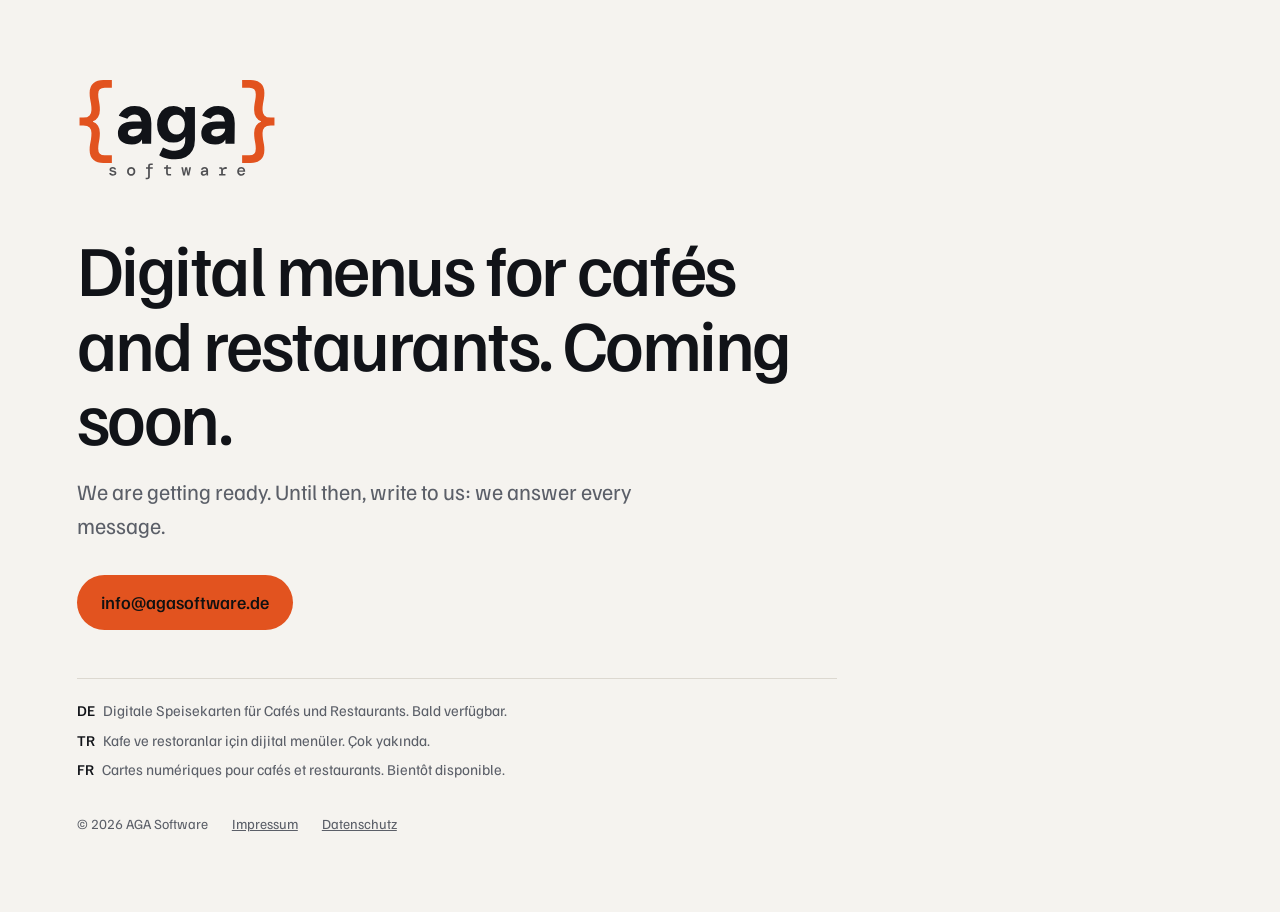
<file: index.html>
<!doctype html>
<html lang="en">
<head>
<meta charset="utf-8">
<meta name="viewport" content="width=device-width, initial-scale=1">
<title>AGA Software: digital menus, coming soon</title>
<meta name="description" content="Digital QR menus for cafés and restaurants, designed in each venue&#x27;s own style. Coming soon from AGA Software in Dillingen/Saar.">
<meta name="robots" content="index, follow">
<link rel="canonical" href="https://agasoftware.de/">
<link rel="icon" href="/favicon.svg" type="image/svg+xml">
<meta name="theme-color" content="#f5f3ef">
<link rel="preload" href="/fonts/familjen-grotesk-latin-wght-normal.woff2" as="font" type="font/woff2" crossorigin>
<style>@font-face{font-family:'Familjen Grotesk';font-display:swap;font-weight:400 700;src:url(/fonts/familjen-grotesk-latin-wght-normal.woff2) format('woff2-variations');unicode-range:U+0000-00FF,U+0131,U+0152-0153,U+2000-206F,U+20AC}
@font-face{font-family:'Familjen Grotesk';font-display:swap;font-weight:400 700;src:url(/fonts/familjen-grotesk-latin-ext-wght-normal.woff2) format('woff2-variations');unicode-range:U+0100-02BA,U+1E00-1E9F}
:root{--bg:#f5f3ef;--ink:#111318;--muted:#5b5f68;--accent:#e2531f;--line:#dcd8d0}
@media (prefers-color-scheme:dark){:root{--bg:#111318;--ink:#f5f3ef;--muted:#9a9ea6;--line:#2a2c32}}
*{box-sizing:border-box}html,body{margin:0;background:var(--bg);color:var(--ink);font:400 18px/1.55 'Familjen Grotesk',system-ui,sans-serif}
a{color:inherit}main{min-height:100svh;display:grid;grid-template-rows:1fr auto;padding:clamp(24px,6vw,80px)}
.logo{width:clamp(140px,22vw,200px);height:auto;display:block}
.hero{align-self:center;max-width:760px}
h1{font-weight:500;font-size:clamp(38px,6.4vw,72px);line-height:1.04;letter-spacing:-.035em;margin:48px 0 20px}
.lead{font-size:clamp(18px,2vw,22px);color:var(--muted);max-width:560px;margin:0 0 32px}
.mail{display:inline-flex;align-items:center;gap:10px;padding:14px 24px;border-radius:99px;background:var(--accent);color:#111;font-weight:500;text-decoration:none}
.mail:hover{transform:translateY(-1px)}.mail:active{transform:translateY(1px)}
.langs{display:grid;gap:6px;margin:48px 0 0;padding:20px 0 0;border-top:1px solid var(--line);color:var(--muted);font-size:15px;list-style:none}
.langs b{color:var(--ink);font-weight:500;margin-right:8px}
footer{display:flex;flex-wrap:wrap;gap:8px 24px;padding-top:32px;font-size:14px;color:var(--muted)}
.legal{max-width:720px;margin:0 auto;padding:clamp(24px,6vw,80px)}.legal h1{font-size:clamp(32px,5vw,48px);margin:40px 0 24px}.legal h2{font-size:20px;font-weight:500;margin:32px 0 8px}.legal p{margin:0 0 16px}
</style>
</head>
<body>
<main>
  <div class="hero">
    <a href="/"><svg class="logo" viewBox="56 4 408 214" role="img" aria-label="AGA Software"><path d="M109.78499999999997 179.45Q97.03499999999997 179.45 89.38499999999996 172.82Q81.73499999999997 166.19 81.73499999999997 152.93Q81.73499999999997 146.47 82.66999999999996 141.37Q83.60499999999996 136.27 84.53999999999996 130.83Q85.47499999999997 125.39 85.47499999999997 118.25Q85.47499999999997 111.62 81.64999999999996 107.2Q77.82499999999996 102.78 68.81499999999997 102.78H61.164999999999964V86.8H68.81499999999997Q77.82499999999996 86.8 81.64999999999996 82.38Q85.47499999999997 77.96 85.47499999999997 71.33Q85.47499999999997 64.02 84.53999999999996 58.66499999999999Q83.60499999999996 53.30999999999999 82.66999999999996 48.12499999999999Q81.73499999999997 42.94 81.73499999999997 36.47999999999999Q81.73499999999997 23.389999999999986 89.38499999999996 16.75999999999999Q97.03499999999997 10.129999999999995 109.78499999999997 10.129999999999995H127.12499999999997V25.939999999999998H112.50499999999997Q105.87499999999997 25.939999999999998 102.55999999999997 28.999999999999993Q99.24499999999998 32.05999999999999 99.24499999999998 39.02999999999999Q99.24499999999998 44.639999999999986 100.09499999999997 49.39999999999999Q100.94499999999996 54.16 101.79499999999996 59.26Q102.64499999999997 64.36 102.64499999999997 71.16Q102.64499999999997 80.17 98.81999999999996 86.205Q94.99499999999998 92.24 88.53499999999997 94.28V95.3Q94.99499999999998 97.34 98.81999999999996 103.375Q102.64499999999997 109.41 102.64499999999997 118.42Q102.64499999999997 125.22 101.79499999999996 130.32Q100.94499999999996 135.42 100.09499999999997 140.095Q99.24499999999998 144.77 99.24499999999998 150.55Q99.24499999999998 157.35 102.55999999999997 160.495Q105.87499999999997 163.64 112.50499999999997 163.64H127.12499999999997V179.45ZM392.87499999999994 179.45V163.64H407.4949999999999Q414.12499999999994 163.64 417.43999999999994 160.495Q420.75499999999994 157.35 420.75499999999994 150.55Q420.75499999999994 144.77 419.905 140.095Q419.05499999999995 135.42 418.2049999999999 130.32Q417.3549999999999 125.22 417.3549999999999 118.42Q417.3549999999999 109.41 421.26499999999993 103.375Q425.17499999999995 97.34 431.4649999999999 95.3V94.28Q425.17499999999995 92.24 421.26499999999993 86.205Q417.3549999999999 80.17 417.3549999999999 71.16Q417.3549999999999 64.36 418.2049999999999 59.26Q419.05499999999995 54.16 419.905 49.39999999999999Q420.75499999999994 44.639999999999986 420.75499999999994 39.02999999999999Q420.75499999999994 32.05999999999999 417.43999999999994 28.999999999999993Q414.12499999999994 25.939999999999998 407.4949999999999 25.939999999999998H392.87499999999994V10.129999999999995H410.2149999999999Q422.9649999999999 10.129999999999995 430.6149999999999 16.75999999999999Q438.26499999999993 23.389999999999986 438.26499999999993 36.47999999999999Q438.26499999999993 42.94 437.3299999999999 48.12499999999999Q436.3949999999999 53.30999999999999 435.4599999999999 58.66499999999999Q434.5249999999999 64.02 434.5249999999999 71.33Q434.5249999999999 77.96 438.3499999999999 82.38Q442.17499999999995 86.8 451.18499999999995 86.8H458.8349999999999V102.78H451.18499999999995Q442.17499999999995 102.78 438.3499999999999 107.2Q434.5249999999999 111.62 434.5249999999999 118.25Q434.5249999999999 125.39 435.4599999999999 130.83Q436.3949999999999 136.27 437.3299999999999 141.37Q438.26499999999993 146.47 438.26499999999993 152.93Q438.26499999999993 166.19 430.6149999999999 172.82Q422.9649999999999 179.45 410.2149999999999 179.45Z" fill="#E2531F"/><path d="M167.82499999999996 141.8Q154.32499999999996 141.8 146.89999999999998 135.8Q139.47499999999997 129.8 139.47499999999997 118.85Q139.47499999999997 106.85 147.49999999999997 100.775Q155.52499999999998 94.7 170.07499999999996 94.7H187.77499999999998Q186.72499999999997 87.80000000000001 183.42499999999995 84.125Q180.12499999999997 80.45 173.97499999999997 80.45Q169.17499999999995 80.45 165.27499999999998 82.55000000000001Q161.37499999999997 84.65 158.67499999999995 89.0L141.27499999999998 83.0Q143.37499999999997 78.2 147.42499999999995 73.625Q151.47499999999997 69.05 157.99999999999997 66.125Q164.52499999999998 63.2 173.97499999999997 63.2Q185.37499999999997 63.2 192.95 67.55000000000001Q200.52499999999998 71.9 204.19999999999996 79.775Q207.87499999999994 87.65 207.72499999999997 98.45L207.27499999999998 140.0H188.82499999999996L188.52499999999998 131.3Q185.67499999999995 136.4 180.49999999999994 139.10000000000002Q175.32499999999996 141.8 167.82499999999996 141.8ZM171.12499999999997 125.3Q175.92499999999995 125.3 179.82499999999996 123.05Q183.72499999999997 120.8 185.97499999999997 117.19999999999999Q188.22499999999997 113.6 188.22499999999997 109.7V109.4H176.97499999999997Q167.22499999999997 109.4 163.47499999999997 111.725Q159.72499999999997 114.05 159.72499999999997 118.25Q159.72499999999997 121.55 162.72499999999997 123.425Q165.72499999999997 125.3 171.12499999999997 125.3ZM257.1649047851562 171.97999267578126Q248.6149780273437 171.97999267578126 242.06001281738276 170.74998168945314Q235.50504760742183 169.519970703125 230.97507324218745 167.61497802734374Q226.44509887695307 165.7099853515625 223.68515014648432 163.70003662109374L231.39497070312495 147.83037719726562Q233.55495605468747 148.97037353515626 236.9599670410156 150.54537353515627Q240.3649780273437 152.12037353515626 245.1949798583984 153.29037170410157Q250.02498168945309 154.4603698730469 256.35493774414056 154.4603698730469Q262.26501464843744 154.4603698730469 266.88507690429685 152.1203369140625Q271.5051391601562 149.78030395507812 274.13017578124993 144.92022705078125Q276.7552124023437 140.06015014648438 276.7552124023437 132.56002197265624V125.29998168945312Q273.00519409179685 131.180029296875 266.99016113281243 134.51005859375Q260.97512817382807 137.840087890625 253.32509155273434 137.840087890625Q242.9751098632812 137.840087890625 235.3701080322265 133.38506774902345Q227.76510620117182 128.93004760742187 223.59509887695307 120.78502197265624Q219.42509155273433 112.63999633789062 219.42509155273433 101.65998535156251Q219.42509155273433 89.87000732421876 223.59509887695307 81.27500915527344Q227.76510620117182 72.68001098632813 235.3701080322265 67.94000549316407Q242.9751098632812 63.2 253.32509155273434 63.2Q260.97512817382807 63.2 266.99016113281243 66.69501647949218Q273.00519409179685 70.19003295898438 276.7552124023437 76.70005493164064V65.0H296.5547729492187V131.84005126953124Q296.5547729492187 144.53006591796876 291.76976928710934 153.56004943847657Q286.98476562499997 162.59003295898438 278.1497894287109 167.28501281738284Q269.31481323242184 171.97999267578126 257.1649047851562 171.97999267578126ZM258.9949340820312 121.250439453125Q264.1250183105468 121.250439453125 267.92008972167963 118.62538452148436Q271.71516113281245 116.00032958984374 273.83020324707024 111.440234375Q275.9452453613281 106.88013916015626 275.9452453613281 101.03001098632814Q275.9452453613281 95.05989379882813 273.78520507812493 90.52980041503906Q271.62516479492183 85.99970703125001 267.830093383789 83.44965209960938Q264.0350219726562 80.89959716796875 258.8449340820312 80.89959716796875Q253.5648315429687 80.89959716796875 249.54475097656245 83.44965209960938Q245.5246704101562 85.99970703125001 243.27462463378902 90.52980041503906Q241.02457885742183 95.05989379882813 240.9345825195312 101.03001098632814Q241.02457885742183 106.88013916015626 243.3046264648437 111.440234375Q245.58467407226559 116.00032958984374 249.64975280761715 118.62538452148436Q253.7148315429687 121.250439453125 258.9949340820312 121.250439453125ZM337.92499999999995 141.8Q324.42499999999995 141.8 316.99999999999994 135.8Q309.57499999999993 129.8 309.57499999999993 118.85Q309.57499999999993 106.85 317.5999999999999 100.775Q325.62499999999994 94.7 340.17499999999995 94.7H357.87499999999994Q356.82499999999993 87.80000000000001 353.5249999999999 84.125Q350.2249999999999 80.45 344.07499999999993 80.45Q339.2749999999999 80.45 335.3749999999999 82.55000000000001Q331.4749999999999 84.65 328.7749999999999 89.0L311.37499999999994 83.0Q313.4749999999999 78.2 317.5249999999999 73.625Q321.57499999999993 69.05 328.0999999999999 66.125Q334.62499999999994 63.2 344.07499999999993 63.2Q355.4749999999999 63.2 363.04999999999995 67.55000000000001Q370.62499999999994 71.9 374.29999999999995 79.775Q377.9749999999999 87.65 377.82499999999993 98.45L377.37499999999994 140.0H358.92499999999995L358.62499999999994 131.3Q355.7749999999999 136.4 350.5999999999999 139.10000000000002Q345.42499999999995 141.8 337.92499999999995 141.8ZM341.2249999999999 125.3Q346.0249999999999 125.3 349.92499999999995 123.05Q353.82499999999993 120.8 356.07499999999993 117.19999999999999Q358.32499999999993 113.6 358.32499999999993 109.7V109.4H347.07499999999993Q337.32499999999993 109.4 333.57499999999993 111.725Q329.82499999999993 114.05 329.82499999999993 118.25Q329.82499999999993 121.55 332.82499999999993 123.425Q335.82499999999993 125.3 341.2249999999999 125.3Z" fill="currentColor"/><path d="M129.236 205.408Q125.90399999999998 205.408 123.93199999999999 203.844Q121.95999999999998 202.28 121.68799999999997 199.696H125.39399999999998Q125.59799999999998 200.886 126.60099999999998 201.63400000000001Q127.60399999999998 202.382 129.26999999999998 202.382Q130.86799999999997 202.382 131.73499999999996 201.719Q132.60199999999998 201.056 132.60199999999998 200.172Q132.60199999999998 198.88 131.56499999999997 198.404Q130.52799999999996 197.928 128.522 197.69Q126.78799999999998 197.486 125.37699999999998 196.891Q123.96599999999998 196.296 123.14999999999998 195.25900000000001Q122.33399999999997 194.222 122.33399999999997 192.658Q122.33399999999997 190.448 124.06799999999998 189.08800000000002Q125.80199999999998 187.728 128.896 187.728Q131.98999999999998 187.728 133.69 189.122Q135.39 190.516 135.66199999999998 192.93H132.194Q132.058 191.91 131.14 191.315Q130.22199999999998 190.72 128.86199999999997 190.72Q127.46799999999998 190.72 126.65199999999999 191.247Q125.83599999999998 191.774 125.83599999999998 192.624Q125.83599999999998 194.46 129.77999999999997 194.868Q131.64999999999998 195.072 133.11199999999997 195.565Q134.57399999999998 196.058 135.42399999999998 197.095Q136.27399999999997 198.132 136.27399999999997 200.002Q136.308 201.532 135.40699999999998 202.756Q134.50599999999997 203.98 132.92499999999995 204.694Q131.34399999999997 205.408 129.236 205.408ZM166.49999999999997 205.408Q164.08599999999998 205.408 162.182 204.32Q160.278 203.232 159.19 201.243Q158.10199999999998 199.254 158.10199999999998 196.568Q158.10199999999998 193.882 159.19 191.893Q160.278 189.904 162.182 188.816Q164.08599999999998 187.728 166.534 187.728Q168.98199999999997 187.728 170.86899999999997 188.816Q172.75599999999997 189.904 173.827 191.893Q174.898 193.882 174.898 196.568Q174.898 199.254 173.81 201.243Q172.72199999999998 203.232 170.83499999999998 204.32Q168.94799999999998 205.408 166.49999999999997 205.408ZM166.49999999999997 201.974Q167.79199999999997 201.974 168.88 201.39600000000002Q169.968 200.818 170.63099999999997 199.611Q171.29399999999998 198.404 171.29399999999998 196.568Q171.29399999999998 194.698 170.63099999999997 193.508Q169.968 192.318 168.897 191.74Q167.826 191.162 166.534 191.162Q165.242 191.162 164.154 191.74Q163.06599999999997 192.318 162.40299999999996 193.508Q161.73999999999998 194.698 161.73999999999998 196.568Q161.73999999999998 199.356 163.15099999999998 200.665Q164.56199999999998 201.974 166.49999999999997 201.974ZM196.046 212.48V209.318H198.79999999999998Q199.98999999999998 209.318 200.517 208.825Q201.04399999999998 208.332 201.04399999999998 207.176V191.196H196.76V188.136H201.04399999999998V185.79Q201.04399999999998 182.968 202.438 181.744Q203.832 180.52 206.416 180.52H210.53V183.682H206.858Q205.66799999999998 183.682 205.158 184.158Q204.648 184.634 204.648 185.824V188.136H210.53V191.196H204.648V207.21Q204.648 210.032 203.254 211.256Q201.85999999999999 212.48 199.242 212.48ZM243.136 205.0Q240.654 205.0 239.192 203.793Q237.73 202.586 237.73 199.492V191.196H233.48V188.136H235.99599999999998Q237.73 188.136 238.036 186.436L238.546 183.716H241.334V188.136H247.998V191.196H241.334V199.424Q241.334 200.75 241.929 201.277Q242.524 201.804 243.986 201.804H247.93V205.0ZM272.444 205.0 268.772 188.136H272.308L274.348 199.968L276.762 188.136H280.638L283.052 199.968L285.092 188.136H288.628L284.956 205.0H281.25L278.7 192.828L276.15 205.0ZM314.57 205.408Q312.56399999999996 205.408 311.20399999999995 204.711Q309.844 204.014 309.164 202.841Q308.484 201.668 308.484 200.274Q308.484 197.792 310.303 196.398Q312.12199999999996 195.004 315.45399999999995 195.004H319.806V194.63Q319.806 190.822 316.27 190.822Q314.808 190.822 313.80499999999995 191.451Q312.80199999999996 192.07999999999998 312.462 193.474H308.858Q309.13 190.822 311.153 189.275Q313.176 187.728 316.27 187.728Q320.01 187.728 321.71 189.56400000000002Q323.40999999999997 191.4 323.40999999999997 194.63V205.0H320.34999999999997L320.044 202.518H319.806Q319.058 203.708 317.936 204.558Q316.81399999999996 205.408 314.57 205.408ZM315.25 202.382Q317.46 202.382 318.56499999999994 201.039Q319.66999999999996 199.696 319.772 197.622H315.828Q313.89 197.622 313.091 198.251Q312.292 198.88 312.292 200.002Q312.292 201.124 313.091 201.753Q313.89 202.382 315.25 202.382ZM345.91799999999995 205.0V201.872H350.032V192.386Q350.032 191.264 348.94399999999996 191.264H346.258V188.136H350.304Q351.698 188.136 352.582 188.935Q353.46599999999995 189.734 353.46599999999995 191.162V191.57H353.63599999999997Q354.00999999999993 189.666 355.251 188.697Q356.49199999999996 187.728 358.87199999999996 187.728H361.48999999999995V191.536H357.818Q355.81199999999995 191.536 354.72399999999993 192.93Q353.63599999999997 194.324 353.63599999999997 196.262V201.872H358.87199999999996V205.0ZM391.1039999999999 205.408Q388.65599999999995 205.408 386.78599999999994 204.303Q384.91599999999994 203.198 383.86199999999997 201.226Q382.80799999999994 199.254 382.80799999999994 196.636Q382.80799999999994 193.984 383.8449999999999 191.978Q384.88199999999995 189.972 386.76899999999995 188.85000000000002Q388.65599999999995 187.728 391.1379999999999 187.728Q393.58599999999996 187.728 395.3539999999999 188.833Q397.12199999999996 189.938 398.09099999999995 191.774Q399.05999999999995 193.61 399.05999999999995 195.82Q399.05999999999995 196.16 399.05999999999995 196.551Q399.05999999999995 196.942 399.02599999999995 197.418H386.34399999999994Q386.51399999999995 199.764 387.8739999999999 200.971Q389.2339999999999 202.178 391.06999999999994 202.178Q392.66799999999995 202.178 393.60299999999995 201.515Q394.53799999999995 200.852 394.9799999999999 199.696H398.61799999999994Q398.0059999999999 202.11 396.0679999999999 203.75900000000001Q394.12999999999994 205.408 391.1039999999999 205.408ZM391.1039999999999 190.856Q389.43799999999993 190.856 388.14599999999996 191.85899999999998Q386.8539999999999 192.862 386.4799999999999 194.664H395.4559999999999Q395.31999999999994 192.964 394.12999999999994 191.91Q392.93999999999994 190.856 391.1039999999999 190.856Z" fill="currentColor" opacity=".72"/></svg></a>
    <h1>Digital menus for cafés and restaurants. Coming soon.</h1>
    <p class="lead">We are getting ready. Until then, write to us: we answer every message.</p>
    <a class="mail" href="mailto:info@agasoftware.de">info@agasoftware.de</a>
    <ul class="langs">
      <li lang="de"><b>DE</b>Digitale Speisekarten für Cafés und Restaurants. Bald verfügbar.</li>
      <li lang="tr"><b>TR</b>Kafe ve restoranlar için dijital menüler. Çok yakında.</li>
      <li lang="fr"><b>FR</b>Cartes numériques pour cafés et restaurants. Bientôt disponible.</li>
    </ul>
  </div>
  <footer><span>&copy; 2026 AGA Software</span><a href="/impressum.html" hreflang="de">Impressum</a><a href="/datenschutz.html" hreflang="de">Datenschutz</a></footer>
</main>
</body>
</html>
</file>
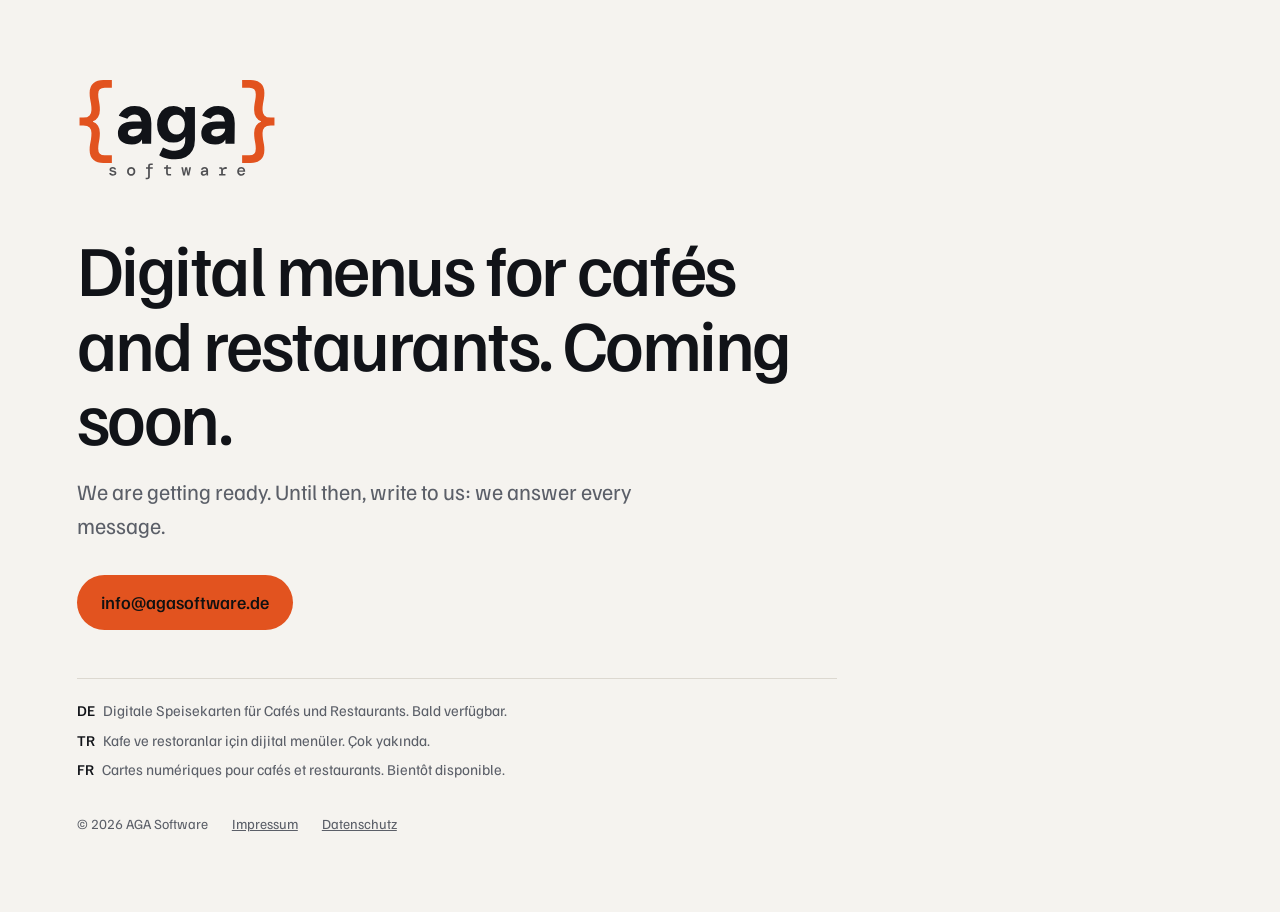
<file: de/index.html>
<!doctype html><html><head><meta charset="utf-8"><title>AGA Software</title><meta name="robots" content="noindex"><link rel="canonical" href="https://agasoftware.de/"><meta http-equiv="refresh" content="0; url=/"></head><body><a href="/">agasoftware.de</a></body></html>
</file>
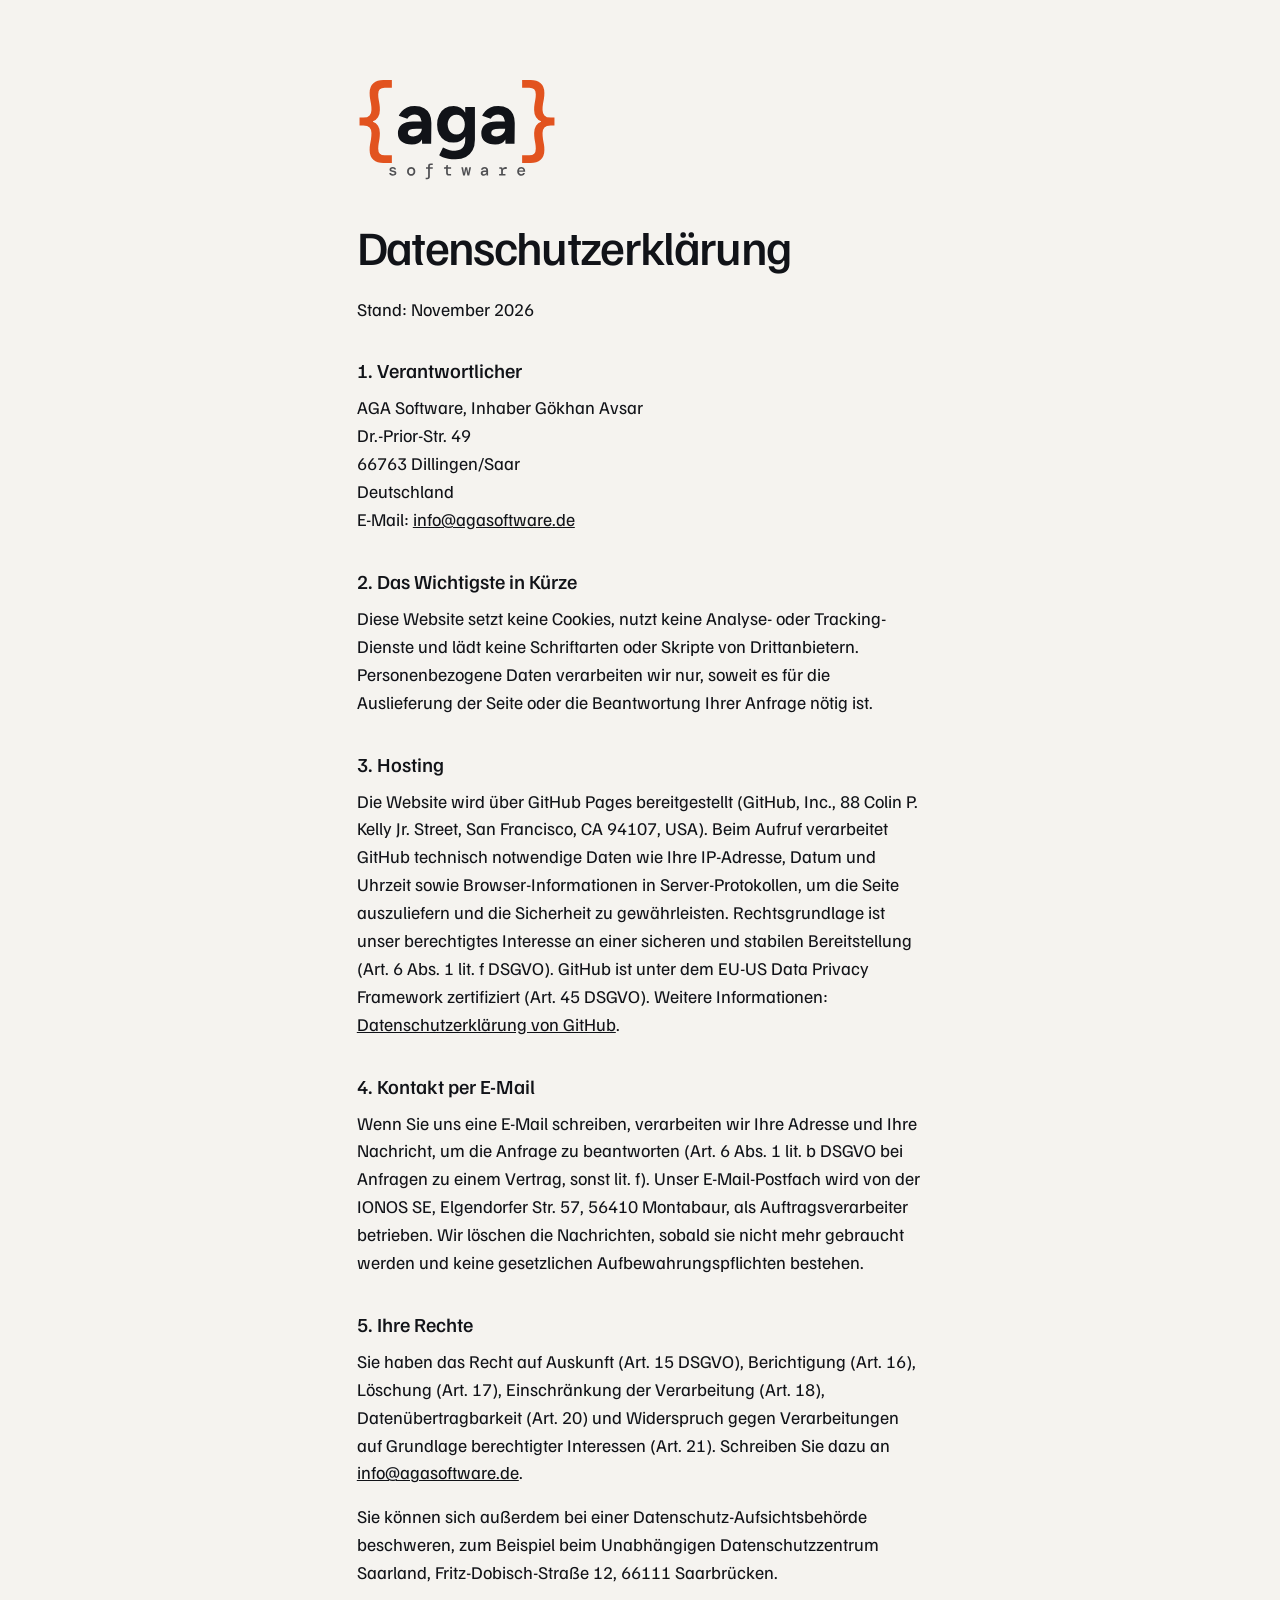
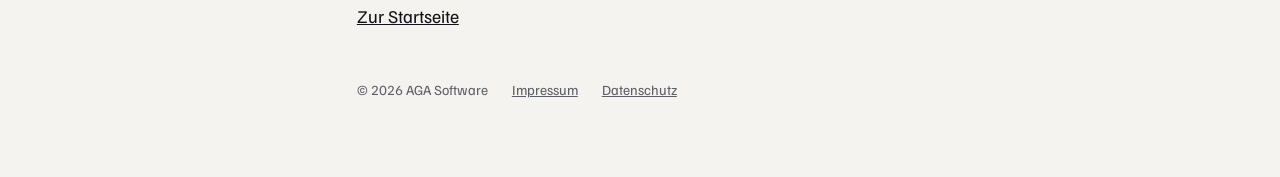
<file: datenschutz.html>
<!doctype html>
<html lang="de">
<head>
<meta charset="utf-8">
<meta name="viewport" content="width=device-width, initial-scale=1">
<title>Datenschutz · AGA Software</title>
<meta name="description" content="AGA Software">
<meta name="robots" content="noindex">
<link rel="canonical" href="https://agasoftware.de/datenschutz.html">
<link rel="icon" href="/favicon.svg" type="image/svg+xml">
<meta name="theme-color" content="#f5f3ef">
<link rel="preload" href="/fonts/familjen-grotesk-latin-wght-normal.woff2" as="font" type="font/woff2" crossorigin>
<style>@font-face{font-family:'Familjen Grotesk';font-display:swap;font-weight:400 700;src:url(/fonts/familjen-grotesk-latin-wght-normal.woff2) format('woff2-variations');unicode-range:U+0000-00FF,U+0131,U+0152-0153,U+2000-206F,U+20AC}
@font-face{font-family:'Familjen Grotesk';font-display:swap;font-weight:400 700;src:url(/fonts/familjen-grotesk-latin-ext-wght-normal.woff2) format('woff2-variations');unicode-range:U+0100-02BA,U+1E00-1E9F}
:root{--bg:#f5f3ef;--ink:#111318;--muted:#5b5f68;--accent:#e2531f;--line:#dcd8d0}
@media (prefers-color-scheme:dark){:root{--bg:#111318;--ink:#f5f3ef;--muted:#9a9ea6;--line:#2a2c32}}
*{box-sizing:border-box}html,body{margin:0;background:var(--bg);color:var(--ink);font:400 18px/1.55 'Familjen Grotesk',system-ui,sans-serif}
a{color:inherit}main{min-height:100svh;display:grid;grid-template-rows:1fr auto;padding:clamp(24px,6vw,80px)}
.logo{width:clamp(140px,22vw,200px);height:auto;display:block}
.hero{align-self:center;max-width:760px}
h1{font-weight:500;font-size:clamp(38px,6.4vw,72px);line-height:1.04;letter-spacing:-.035em;margin:48px 0 20px}
.lead{font-size:clamp(18px,2vw,22px);color:var(--muted);max-width:560px;margin:0 0 32px}
.mail{display:inline-flex;align-items:center;gap:10px;padding:14px 24px;border-radius:99px;background:var(--accent);color:#111;font-weight:500;text-decoration:none}
.mail:hover{transform:translateY(-1px)}.mail:active{transform:translateY(1px)}
.langs{display:grid;gap:6px;margin:48px 0 0;padding:20px 0 0;border-top:1px solid var(--line);color:var(--muted);font-size:15px;list-style:none}
.langs b{color:var(--ink);font-weight:500;margin-right:8px}
footer{display:flex;flex-wrap:wrap;gap:8px 24px;padding-top:32px;font-size:14px;color:var(--muted)}
.legal{max-width:720px;margin:0 auto;padding:clamp(24px,6vw,80px)}.legal h1{font-size:clamp(32px,5vw,48px);margin:40px 0 24px}.legal h2{font-size:20px;font-weight:500;margin:32px 0 8px}.legal p{margin:0 0 16px}
</style>
</head>
<body>
<div class="legal"><a href="/"><svg class="logo" viewBox="56 4 408 214" role="img" aria-label="AGA Software"><path d="M109.78499999999997 179.45Q97.03499999999997 179.45 89.38499999999996 172.82Q81.73499999999997 166.19 81.73499999999997 152.93Q81.73499999999997 146.47 82.66999999999996 141.37Q83.60499999999996 136.27 84.53999999999996 130.83Q85.47499999999997 125.39 85.47499999999997 118.25Q85.47499999999997 111.62 81.64999999999996 107.2Q77.82499999999996 102.78 68.81499999999997 102.78H61.164999999999964V86.8H68.81499999999997Q77.82499999999996 86.8 81.64999999999996 82.38Q85.47499999999997 77.96 85.47499999999997 71.33Q85.47499999999997 64.02 84.53999999999996 58.66499999999999Q83.60499999999996 53.30999999999999 82.66999999999996 48.12499999999999Q81.73499999999997 42.94 81.73499999999997 36.47999999999999Q81.73499999999997 23.389999999999986 89.38499999999996 16.75999999999999Q97.03499999999997 10.129999999999995 109.78499999999997 10.129999999999995H127.12499999999997V25.939999999999998H112.50499999999997Q105.87499999999997 25.939999999999998 102.55999999999997 28.999999999999993Q99.24499999999998 32.05999999999999 99.24499999999998 39.02999999999999Q99.24499999999998 44.639999999999986 100.09499999999997 49.39999999999999Q100.94499999999996 54.16 101.79499999999996 59.26Q102.64499999999997 64.36 102.64499999999997 71.16Q102.64499999999997 80.17 98.81999999999996 86.205Q94.99499999999998 92.24 88.53499999999997 94.28V95.3Q94.99499999999998 97.34 98.81999999999996 103.375Q102.64499999999997 109.41 102.64499999999997 118.42Q102.64499999999997 125.22 101.79499999999996 130.32Q100.94499999999996 135.42 100.09499999999997 140.095Q99.24499999999998 144.77 99.24499999999998 150.55Q99.24499999999998 157.35 102.55999999999997 160.495Q105.87499999999997 163.64 112.50499999999997 163.64H127.12499999999997V179.45ZM392.87499999999994 179.45V163.64H407.4949999999999Q414.12499999999994 163.64 417.43999999999994 160.495Q420.75499999999994 157.35 420.75499999999994 150.55Q420.75499999999994 144.77 419.905 140.095Q419.05499999999995 135.42 418.2049999999999 130.32Q417.3549999999999 125.22 417.3549999999999 118.42Q417.3549999999999 109.41 421.26499999999993 103.375Q425.17499999999995 97.34 431.4649999999999 95.3V94.28Q425.17499999999995 92.24 421.26499999999993 86.205Q417.3549999999999 80.17 417.3549999999999 71.16Q417.3549999999999 64.36 418.2049999999999 59.26Q419.05499999999995 54.16 419.905 49.39999999999999Q420.75499999999994 44.639999999999986 420.75499999999994 39.02999999999999Q420.75499999999994 32.05999999999999 417.43999999999994 28.999999999999993Q414.12499999999994 25.939999999999998 407.4949999999999 25.939999999999998H392.87499999999994V10.129999999999995H410.2149999999999Q422.9649999999999 10.129999999999995 430.6149999999999 16.75999999999999Q438.26499999999993 23.389999999999986 438.26499999999993 36.47999999999999Q438.26499999999993 42.94 437.3299999999999 48.12499999999999Q436.3949999999999 53.30999999999999 435.4599999999999 58.66499999999999Q434.5249999999999 64.02 434.5249999999999 71.33Q434.5249999999999 77.96 438.3499999999999 82.38Q442.17499999999995 86.8 451.18499999999995 86.8H458.8349999999999V102.78H451.18499999999995Q442.17499999999995 102.78 438.3499999999999 107.2Q434.5249999999999 111.62 434.5249999999999 118.25Q434.5249999999999 125.39 435.4599999999999 130.83Q436.3949999999999 136.27 437.3299999999999 141.37Q438.26499999999993 146.47 438.26499999999993 152.93Q438.26499999999993 166.19 430.6149999999999 172.82Q422.9649999999999 179.45 410.2149999999999 179.45Z" fill="#E2531F"/><path d="M167.82499999999996 141.8Q154.32499999999996 141.8 146.89999999999998 135.8Q139.47499999999997 129.8 139.47499999999997 118.85Q139.47499999999997 106.85 147.49999999999997 100.775Q155.52499999999998 94.7 170.07499999999996 94.7H187.77499999999998Q186.72499999999997 87.80000000000001 183.42499999999995 84.125Q180.12499999999997 80.45 173.97499999999997 80.45Q169.17499999999995 80.45 165.27499999999998 82.55000000000001Q161.37499999999997 84.65 158.67499999999995 89.0L141.27499999999998 83.0Q143.37499999999997 78.2 147.42499999999995 73.625Q151.47499999999997 69.05 157.99999999999997 66.125Q164.52499999999998 63.2 173.97499999999997 63.2Q185.37499999999997 63.2 192.95 67.55000000000001Q200.52499999999998 71.9 204.19999999999996 79.775Q207.87499999999994 87.65 207.72499999999997 98.45L207.27499999999998 140.0H188.82499999999996L188.52499999999998 131.3Q185.67499999999995 136.4 180.49999999999994 139.10000000000002Q175.32499999999996 141.8 167.82499999999996 141.8ZM171.12499999999997 125.3Q175.92499999999995 125.3 179.82499999999996 123.05Q183.72499999999997 120.8 185.97499999999997 117.19999999999999Q188.22499999999997 113.6 188.22499999999997 109.7V109.4H176.97499999999997Q167.22499999999997 109.4 163.47499999999997 111.725Q159.72499999999997 114.05 159.72499999999997 118.25Q159.72499999999997 121.55 162.72499999999997 123.425Q165.72499999999997 125.3 171.12499999999997 125.3ZM257.1649047851562 171.97999267578126Q248.6149780273437 171.97999267578126 242.06001281738276 170.74998168945314Q235.50504760742183 169.519970703125 230.97507324218745 167.61497802734374Q226.44509887695307 165.7099853515625 223.68515014648432 163.70003662109374L231.39497070312495 147.83037719726562Q233.55495605468747 148.97037353515626 236.9599670410156 150.54537353515627Q240.3649780273437 152.12037353515626 245.1949798583984 153.29037170410157Q250.02498168945309 154.4603698730469 256.35493774414056 154.4603698730469Q262.26501464843744 154.4603698730469 266.88507690429685 152.1203369140625Q271.5051391601562 149.78030395507812 274.13017578124993 144.92022705078125Q276.7552124023437 140.06015014648438 276.7552124023437 132.56002197265624V125.29998168945312Q273.00519409179685 131.180029296875 266.99016113281243 134.51005859375Q260.97512817382807 137.840087890625 253.32509155273434 137.840087890625Q242.9751098632812 137.840087890625 235.3701080322265 133.38506774902345Q227.76510620117182 128.93004760742187 223.59509887695307 120.78502197265624Q219.42509155273433 112.63999633789062 219.42509155273433 101.65998535156251Q219.42509155273433 89.87000732421876 223.59509887695307 81.27500915527344Q227.76510620117182 72.68001098632813 235.3701080322265 67.94000549316407Q242.9751098632812 63.2 253.32509155273434 63.2Q260.97512817382807 63.2 266.99016113281243 66.69501647949218Q273.00519409179685 70.19003295898438 276.7552124023437 76.70005493164064V65.0H296.5547729492187V131.84005126953124Q296.5547729492187 144.53006591796876 291.76976928710934 153.56004943847657Q286.98476562499997 162.59003295898438 278.1497894287109 167.28501281738284Q269.31481323242184 171.97999267578126 257.1649047851562 171.97999267578126ZM258.9949340820312 121.250439453125Q264.1250183105468 121.250439453125 267.92008972167963 118.62538452148436Q271.71516113281245 116.00032958984374 273.83020324707024 111.440234375Q275.9452453613281 106.88013916015626 275.9452453613281 101.03001098632814Q275.9452453613281 95.05989379882813 273.78520507812493 90.52980041503906Q271.62516479492183 85.99970703125001 267.830093383789 83.44965209960938Q264.0350219726562 80.89959716796875 258.8449340820312 80.89959716796875Q253.5648315429687 80.89959716796875 249.54475097656245 83.44965209960938Q245.5246704101562 85.99970703125001 243.27462463378902 90.52980041503906Q241.02457885742183 95.05989379882813 240.9345825195312 101.03001098632814Q241.02457885742183 106.88013916015626 243.3046264648437 111.440234375Q245.58467407226559 116.00032958984374 249.64975280761715 118.62538452148436Q253.7148315429687 121.250439453125 258.9949340820312 121.250439453125ZM337.92499999999995 141.8Q324.42499999999995 141.8 316.99999999999994 135.8Q309.57499999999993 129.8 309.57499999999993 118.85Q309.57499999999993 106.85 317.5999999999999 100.775Q325.62499999999994 94.7 340.17499999999995 94.7H357.87499999999994Q356.82499999999993 87.80000000000001 353.5249999999999 84.125Q350.2249999999999 80.45 344.07499999999993 80.45Q339.2749999999999 80.45 335.3749999999999 82.55000000000001Q331.4749999999999 84.65 328.7749999999999 89.0L311.37499999999994 83.0Q313.4749999999999 78.2 317.5249999999999 73.625Q321.57499999999993 69.05 328.0999999999999 66.125Q334.62499999999994 63.2 344.07499999999993 63.2Q355.4749999999999 63.2 363.04999999999995 67.55000000000001Q370.62499999999994 71.9 374.29999999999995 79.775Q377.9749999999999 87.65 377.82499999999993 98.45L377.37499999999994 140.0H358.92499999999995L358.62499999999994 131.3Q355.7749999999999 136.4 350.5999999999999 139.10000000000002Q345.42499999999995 141.8 337.92499999999995 141.8ZM341.2249999999999 125.3Q346.0249999999999 125.3 349.92499999999995 123.05Q353.82499999999993 120.8 356.07499999999993 117.19999999999999Q358.32499999999993 113.6 358.32499999999993 109.7V109.4H347.07499999999993Q337.32499999999993 109.4 333.57499999999993 111.725Q329.82499999999993 114.05 329.82499999999993 118.25Q329.82499999999993 121.55 332.82499999999993 123.425Q335.82499999999993 125.3 341.2249999999999 125.3Z" fill="currentColor"/><path d="M129.236 205.408Q125.90399999999998 205.408 123.93199999999999 203.844Q121.95999999999998 202.28 121.68799999999997 199.696H125.39399999999998Q125.59799999999998 200.886 126.60099999999998 201.63400000000001Q127.60399999999998 202.382 129.26999999999998 202.382Q130.86799999999997 202.382 131.73499999999996 201.719Q132.60199999999998 201.056 132.60199999999998 200.172Q132.60199999999998 198.88 131.56499999999997 198.404Q130.52799999999996 197.928 128.522 197.69Q126.78799999999998 197.486 125.37699999999998 196.891Q123.96599999999998 196.296 123.14999999999998 195.25900000000001Q122.33399999999997 194.222 122.33399999999997 192.658Q122.33399999999997 190.448 124.06799999999998 189.08800000000002Q125.80199999999998 187.728 128.896 187.728Q131.98999999999998 187.728 133.69 189.122Q135.39 190.516 135.66199999999998 192.93H132.194Q132.058 191.91 131.14 191.315Q130.22199999999998 190.72 128.86199999999997 190.72Q127.46799999999998 190.72 126.65199999999999 191.247Q125.83599999999998 191.774 125.83599999999998 192.624Q125.83599999999998 194.46 129.77999999999997 194.868Q131.64999999999998 195.072 133.11199999999997 195.565Q134.57399999999998 196.058 135.42399999999998 197.095Q136.27399999999997 198.132 136.27399999999997 200.002Q136.308 201.532 135.40699999999998 202.756Q134.50599999999997 203.98 132.92499999999995 204.694Q131.34399999999997 205.408 129.236 205.408ZM166.49999999999997 205.408Q164.08599999999998 205.408 162.182 204.32Q160.278 203.232 159.19 201.243Q158.10199999999998 199.254 158.10199999999998 196.568Q158.10199999999998 193.882 159.19 191.893Q160.278 189.904 162.182 188.816Q164.08599999999998 187.728 166.534 187.728Q168.98199999999997 187.728 170.86899999999997 188.816Q172.75599999999997 189.904 173.827 191.893Q174.898 193.882 174.898 196.568Q174.898 199.254 173.81 201.243Q172.72199999999998 203.232 170.83499999999998 204.32Q168.94799999999998 205.408 166.49999999999997 205.408ZM166.49999999999997 201.974Q167.79199999999997 201.974 168.88 201.39600000000002Q169.968 200.818 170.63099999999997 199.611Q171.29399999999998 198.404 171.29399999999998 196.568Q171.29399999999998 194.698 170.63099999999997 193.508Q169.968 192.318 168.897 191.74Q167.826 191.162 166.534 191.162Q165.242 191.162 164.154 191.74Q163.06599999999997 192.318 162.40299999999996 193.508Q161.73999999999998 194.698 161.73999999999998 196.568Q161.73999999999998 199.356 163.15099999999998 200.665Q164.56199999999998 201.974 166.49999999999997 201.974ZM196.046 212.48V209.318H198.79999999999998Q199.98999999999998 209.318 200.517 208.825Q201.04399999999998 208.332 201.04399999999998 207.176V191.196H196.76V188.136H201.04399999999998V185.79Q201.04399999999998 182.968 202.438 181.744Q203.832 180.52 206.416 180.52H210.53V183.682H206.858Q205.66799999999998 183.682 205.158 184.158Q204.648 184.634 204.648 185.824V188.136H210.53V191.196H204.648V207.21Q204.648 210.032 203.254 211.256Q201.85999999999999 212.48 199.242 212.48ZM243.136 205.0Q240.654 205.0 239.192 203.793Q237.73 202.586 237.73 199.492V191.196H233.48V188.136H235.99599999999998Q237.73 188.136 238.036 186.436L238.546 183.716H241.334V188.136H247.998V191.196H241.334V199.424Q241.334 200.75 241.929 201.277Q242.524 201.804 243.986 201.804H247.93V205.0ZM272.444 205.0 268.772 188.136H272.308L274.348 199.968L276.762 188.136H280.638L283.052 199.968L285.092 188.136H288.628L284.956 205.0H281.25L278.7 192.828L276.15 205.0ZM314.57 205.408Q312.56399999999996 205.408 311.20399999999995 204.711Q309.844 204.014 309.164 202.841Q308.484 201.668 308.484 200.274Q308.484 197.792 310.303 196.398Q312.12199999999996 195.004 315.45399999999995 195.004H319.806V194.63Q319.806 190.822 316.27 190.822Q314.808 190.822 313.80499999999995 191.451Q312.80199999999996 192.07999999999998 312.462 193.474H308.858Q309.13 190.822 311.153 189.275Q313.176 187.728 316.27 187.728Q320.01 187.728 321.71 189.56400000000002Q323.40999999999997 191.4 323.40999999999997 194.63V205.0H320.34999999999997L320.044 202.518H319.806Q319.058 203.708 317.936 204.558Q316.81399999999996 205.408 314.57 205.408ZM315.25 202.382Q317.46 202.382 318.56499999999994 201.039Q319.66999999999996 199.696 319.772 197.622H315.828Q313.89 197.622 313.091 198.251Q312.292 198.88 312.292 200.002Q312.292 201.124 313.091 201.753Q313.89 202.382 315.25 202.382ZM345.91799999999995 205.0V201.872H350.032V192.386Q350.032 191.264 348.94399999999996 191.264H346.258V188.136H350.304Q351.698 188.136 352.582 188.935Q353.46599999999995 189.734 353.46599999999995 191.162V191.57H353.63599999999997Q354.00999999999993 189.666 355.251 188.697Q356.49199999999996 187.728 358.87199999999996 187.728H361.48999999999995V191.536H357.818Q355.81199999999995 191.536 354.72399999999993 192.93Q353.63599999999997 194.324 353.63599999999997 196.262V201.872H358.87199999999996V205.0ZM391.1039999999999 205.408Q388.65599999999995 205.408 386.78599999999994 204.303Q384.91599999999994 203.198 383.86199999999997 201.226Q382.80799999999994 199.254 382.80799999999994 196.636Q382.80799999999994 193.984 383.8449999999999 191.978Q384.88199999999995 189.972 386.76899999999995 188.85000000000002Q388.65599999999995 187.728 391.1379999999999 187.728Q393.58599999999996 187.728 395.3539999999999 188.833Q397.12199999999996 189.938 398.09099999999995 191.774Q399.05999999999995 193.61 399.05999999999995 195.82Q399.05999999999995 196.16 399.05999999999995 196.551Q399.05999999999995 196.942 399.02599999999995 197.418H386.34399999999994Q386.51399999999995 199.764 387.8739999999999 200.971Q389.2339999999999 202.178 391.06999999999994 202.178Q392.66799999999995 202.178 393.60299999999995 201.515Q394.53799999999995 200.852 394.9799999999999 199.696H398.61799999999994Q398.0059999999999 202.11 396.0679999999999 203.75900000000001Q394.12999999999994 205.408 391.1039999999999 205.408ZM391.1039999999999 190.856Q389.43799999999993 190.856 388.14599999999996 191.85899999999998Q386.8539999999999 192.862 386.4799999999999 194.664H395.4559999999999Q395.31999999999994 192.964 394.12999999999994 191.91Q392.93999999999994 190.856 391.1039999999999 190.856Z" fill="currentColor" opacity=".72"/></svg></a><h1>Datenschutzerklärung</h1><p>Stand: November 2026</p>
<h2>1. Verantwortlicher</h2><p>AGA Software, Inhaber Gökhan Avsar<br>Dr.-Prior-Str. 49<br>66763 Dillingen/Saar<br>Deutschland<br>E-Mail: <a href="mailto:info@agasoftware.de">info@agasoftware.de</a></p>
<h2>2. Das Wichtigste in Kürze</h2><p>Diese Website setzt keine Cookies, nutzt keine Analyse- oder Tracking-Dienste und lädt keine Schriftarten oder Skripte von Drittanbietern. Personenbezogene Daten verarbeiten wir nur, soweit es für die Auslieferung der Seite oder die Beantwortung Ihrer Anfrage nötig ist.</p>
<h2>3. Hosting</h2><p>Die Website wird über GitHub Pages bereitgestellt (GitHub, Inc., 88 Colin P. Kelly Jr. Street, San Francisco, CA 94107, USA). Beim Aufruf verarbeitet GitHub technisch notwendige Daten wie Ihre IP-Adresse, Datum und Uhrzeit sowie Browser-Informationen in Server-Protokollen, um die Seite auszuliefern und die Sicherheit zu gewährleisten. Rechtsgrundlage ist unser berechtigtes Interesse an einer sicheren und stabilen Bereitstellung (Art. 6 Abs. 1 lit. f DSGVO). GitHub ist unter dem EU-US Data Privacy Framework zertifiziert (Art. 45 DSGVO). Weitere Informationen: <a href="https://docs.github.com/site-policy/privacy-policies/github-general-privacy-statement">Datenschutzerklärung von GitHub</a>.</p>
<h2>4. Kontakt per E-Mail</h2><p>Wenn Sie uns eine E-Mail schreiben, verarbeiten wir Ihre Adresse und Ihre Nachricht, um die Anfrage zu beantworten (Art. 6 Abs. 1 lit. b DSGVO bei Anfragen zu einem Vertrag, sonst lit. f). Unser E-Mail-Postfach wird von der IONOS SE, Elgendorfer Str. 57, 56410 Montabaur, als Auftragsverarbeiter betrieben. Wir löschen die Nachrichten, sobald sie nicht mehr gebraucht werden und keine gesetzlichen Aufbewahrungspflichten bestehen.</p>
<h2>5. Ihre Rechte</h2><p>Sie haben das Recht auf Auskunft (Art. 15 DSGVO), Berichtigung (Art. 16), Löschung (Art. 17), Einschränkung der Verarbeitung (Art. 18), Datenübertragbarkeit (Art. 20) und Widerspruch gegen Verarbeitungen auf Grundlage berechtigter Interessen (Art. 21). Schreiben Sie dazu an <a href="mailto:info@agasoftware.de">info@agasoftware.de</a>.</p>
<p>Sie können sich außerdem bei einer Datenschutz-Aufsichtsbehörde beschweren, zum Beispiel beim Unabhängigen Datenschutzzentrum Saarland, Fritz-Dobisch-Straße 12, 66111 Saarbrücken.</p>
<p><a href="/">Zur Startseite</a></p><footer><span>&copy; 2026 AGA Software</span><a href="/impressum.html" hreflang="de">Impressum</a><a href="/datenschutz.html" hreflang="de">Datenschutz</a></footer></div>
</body>
</html>
</file>
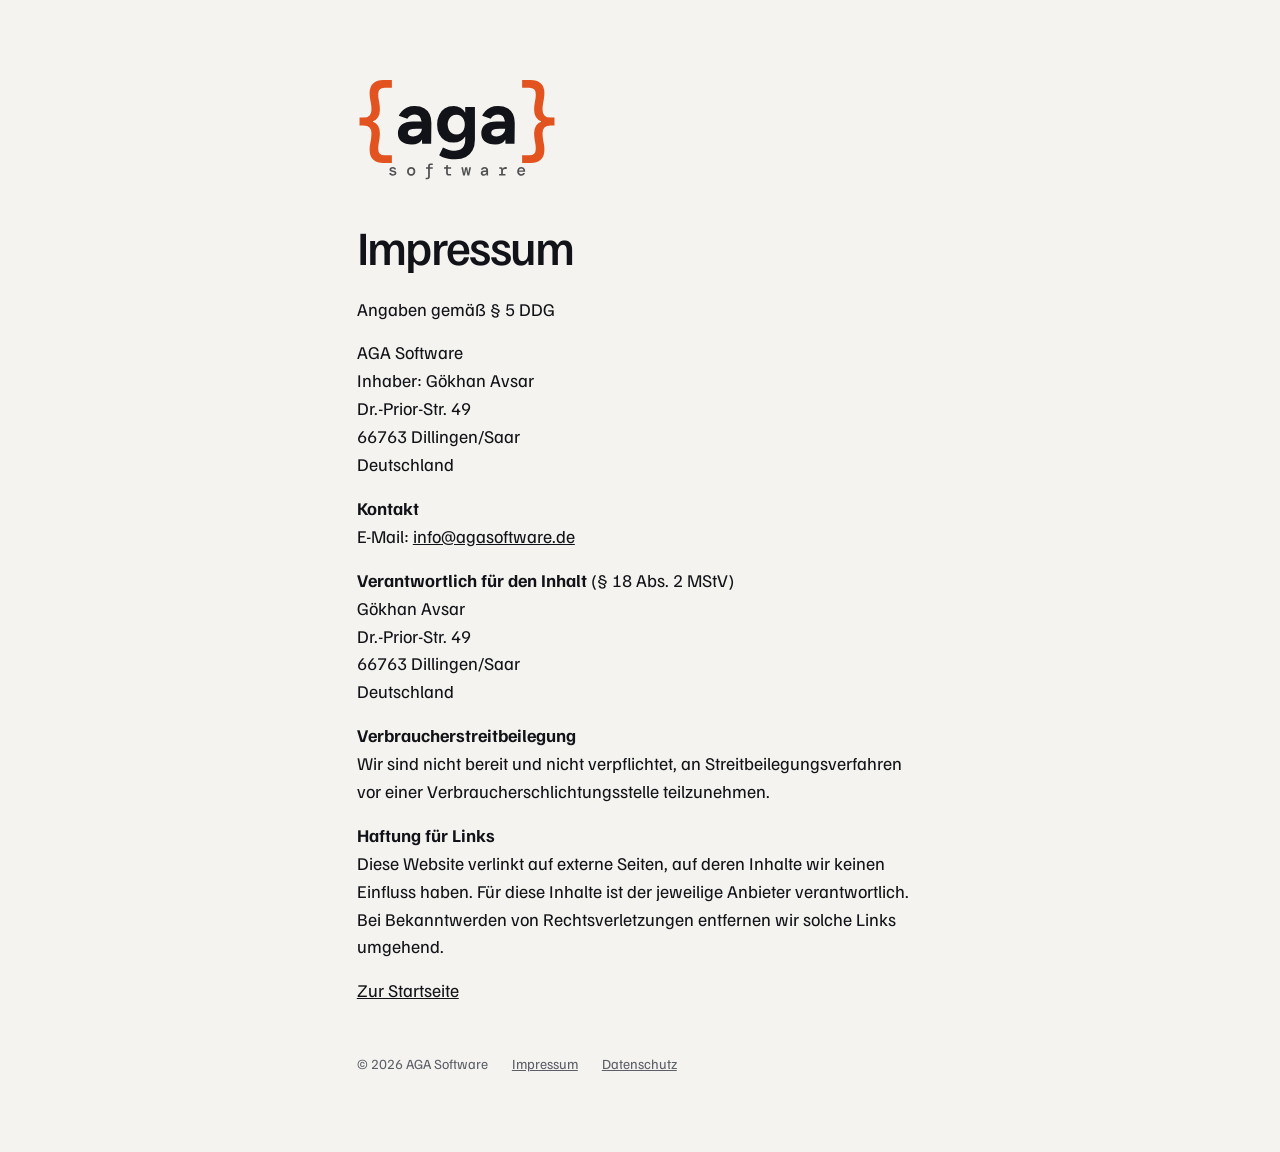
<file: impressum.html>
<!doctype html>
<html lang="de">
<head>
<meta charset="utf-8">
<meta name="viewport" content="width=device-width, initial-scale=1">
<title>Impressum · AGA Software</title>
<meta name="description" content="AGA Software">
<meta name="robots" content="noindex">
<link rel="canonical" href="https://agasoftware.de/impressum.html">
<link rel="icon" href="/favicon.svg" type="image/svg+xml">
<meta name="theme-color" content="#f5f3ef">
<link rel="preload" href="/fonts/familjen-grotesk-latin-wght-normal.woff2" as="font" type="font/woff2" crossorigin>
<style>@font-face{font-family:'Familjen Grotesk';font-display:swap;font-weight:400 700;src:url(/fonts/familjen-grotesk-latin-wght-normal.woff2) format('woff2-variations');unicode-range:U+0000-00FF,U+0131,U+0152-0153,U+2000-206F,U+20AC}
@font-face{font-family:'Familjen Grotesk';font-display:swap;font-weight:400 700;src:url(/fonts/familjen-grotesk-latin-ext-wght-normal.woff2) format('woff2-variations');unicode-range:U+0100-02BA,U+1E00-1E9F}
:root{--bg:#f5f3ef;--ink:#111318;--muted:#5b5f68;--accent:#e2531f;--line:#dcd8d0}
@media (prefers-color-scheme:dark){:root{--bg:#111318;--ink:#f5f3ef;--muted:#9a9ea6;--line:#2a2c32}}
*{box-sizing:border-box}html,body{margin:0;background:var(--bg);color:var(--ink);font:400 18px/1.55 'Familjen Grotesk',system-ui,sans-serif}
a{color:inherit}main{min-height:100svh;display:grid;grid-template-rows:1fr auto;padding:clamp(24px,6vw,80px)}
.logo{width:clamp(140px,22vw,200px);height:auto;display:block}
.hero{align-self:center;max-width:760px}
h1{font-weight:500;font-size:clamp(38px,6.4vw,72px);line-height:1.04;letter-spacing:-.035em;margin:48px 0 20px}
.lead{font-size:clamp(18px,2vw,22px);color:var(--muted);max-width:560px;margin:0 0 32px}
.mail{display:inline-flex;align-items:center;gap:10px;padding:14px 24px;border-radius:99px;background:var(--accent);color:#111;font-weight:500;text-decoration:none}
.mail:hover{transform:translateY(-1px)}.mail:active{transform:translateY(1px)}
.langs{display:grid;gap:6px;margin:48px 0 0;padding:20px 0 0;border-top:1px solid var(--line);color:var(--muted);font-size:15px;list-style:none}
.langs b{color:var(--ink);font-weight:500;margin-right:8px}
footer{display:flex;flex-wrap:wrap;gap:8px 24px;padding-top:32px;font-size:14px;color:var(--muted)}
.legal{max-width:720px;margin:0 auto;padding:clamp(24px,6vw,80px)}.legal h1{font-size:clamp(32px,5vw,48px);margin:40px 0 24px}.legal h2{font-size:20px;font-weight:500;margin:32px 0 8px}.legal p{margin:0 0 16px}
</style>
</head>
<body>
<div class="legal"><a href="/"><svg class="logo" viewBox="56 4 408 214" role="img" aria-label="AGA Software"><path d="M109.78499999999997 179.45Q97.03499999999997 179.45 89.38499999999996 172.82Q81.73499999999997 166.19 81.73499999999997 152.93Q81.73499999999997 146.47 82.66999999999996 141.37Q83.60499999999996 136.27 84.53999999999996 130.83Q85.47499999999997 125.39 85.47499999999997 118.25Q85.47499999999997 111.62 81.64999999999996 107.2Q77.82499999999996 102.78 68.81499999999997 102.78H61.164999999999964V86.8H68.81499999999997Q77.82499999999996 86.8 81.64999999999996 82.38Q85.47499999999997 77.96 85.47499999999997 71.33Q85.47499999999997 64.02 84.53999999999996 58.66499999999999Q83.60499999999996 53.30999999999999 82.66999999999996 48.12499999999999Q81.73499999999997 42.94 81.73499999999997 36.47999999999999Q81.73499999999997 23.389999999999986 89.38499999999996 16.75999999999999Q97.03499999999997 10.129999999999995 109.78499999999997 10.129999999999995H127.12499999999997V25.939999999999998H112.50499999999997Q105.87499999999997 25.939999999999998 102.55999999999997 28.999999999999993Q99.24499999999998 32.05999999999999 99.24499999999998 39.02999999999999Q99.24499999999998 44.639999999999986 100.09499999999997 49.39999999999999Q100.94499999999996 54.16 101.79499999999996 59.26Q102.64499999999997 64.36 102.64499999999997 71.16Q102.64499999999997 80.17 98.81999999999996 86.205Q94.99499999999998 92.24 88.53499999999997 94.28V95.3Q94.99499999999998 97.34 98.81999999999996 103.375Q102.64499999999997 109.41 102.64499999999997 118.42Q102.64499999999997 125.22 101.79499999999996 130.32Q100.94499999999996 135.42 100.09499999999997 140.095Q99.24499999999998 144.77 99.24499999999998 150.55Q99.24499999999998 157.35 102.55999999999997 160.495Q105.87499999999997 163.64 112.50499999999997 163.64H127.12499999999997V179.45ZM392.87499999999994 179.45V163.64H407.4949999999999Q414.12499999999994 163.64 417.43999999999994 160.495Q420.75499999999994 157.35 420.75499999999994 150.55Q420.75499999999994 144.77 419.905 140.095Q419.05499999999995 135.42 418.2049999999999 130.32Q417.3549999999999 125.22 417.3549999999999 118.42Q417.3549999999999 109.41 421.26499999999993 103.375Q425.17499999999995 97.34 431.4649999999999 95.3V94.28Q425.17499999999995 92.24 421.26499999999993 86.205Q417.3549999999999 80.17 417.3549999999999 71.16Q417.3549999999999 64.36 418.2049999999999 59.26Q419.05499999999995 54.16 419.905 49.39999999999999Q420.75499999999994 44.639999999999986 420.75499999999994 39.02999999999999Q420.75499999999994 32.05999999999999 417.43999999999994 28.999999999999993Q414.12499999999994 25.939999999999998 407.4949999999999 25.939999999999998H392.87499999999994V10.129999999999995H410.2149999999999Q422.9649999999999 10.129999999999995 430.6149999999999 16.75999999999999Q438.26499999999993 23.389999999999986 438.26499999999993 36.47999999999999Q438.26499999999993 42.94 437.3299999999999 48.12499999999999Q436.3949999999999 53.30999999999999 435.4599999999999 58.66499999999999Q434.5249999999999 64.02 434.5249999999999 71.33Q434.5249999999999 77.96 438.3499999999999 82.38Q442.17499999999995 86.8 451.18499999999995 86.8H458.8349999999999V102.78H451.18499999999995Q442.17499999999995 102.78 438.3499999999999 107.2Q434.5249999999999 111.62 434.5249999999999 118.25Q434.5249999999999 125.39 435.4599999999999 130.83Q436.3949999999999 136.27 437.3299999999999 141.37Q438.26499999999993 146.47 438.26499999999993 152.93Q438.26499999999993 166.19 430.6149999999999 172.82Q422.9649999999999 179.45 410.2149999999999 179.45Z" fill="#E2531F"/><path d="M167.82499999999996 141.8Q154.32499999999996 141.8 146.89999999999998 135.8Q139.47499999999997 129.8 139.47499999999997 118.85Q139.47499999999997 106.85 147.49999999999997 100.775Q155.52499999999998 94.7 170.07499999999996 94.7H187.77499999999998Q186.72499999999997 87.80000000000001 183.42499999999995 84.125Q180.12499999999997 80.45 173.97499999999997 80.45Q169.17499999999995 80.45 165.27499999999998 82.55000000000001Q161.37499999999997 84.65 158.67499999999995 89.0L141.27499999999998 83.0Q143.37499999999997 78.2 147.42499999999995 73.625Q151.47499999999997 69.05 157.99999999999997 66.125Q164.52499999999998 63.2 173.97499999999997 63.2Q185.37499999999997 63.2 192.95 67.55000000000001Q200.52499999999998 71.9 204.19999999999996 79.775Q207.87499999999994 87.65 207.72499999999997 98.45L207.27499999999998 140.0H188.82499999999996L188.52499999999998 131.3Q185.67499999999995 136.4 180.49999999999994 139.10000000000002Q175.32499999999996 141.8 167.82499999999996 141.8ZM171.12499999999997 125.3Q175.92499999999995 125.3 179.82499999999996 123.05Q183.72499999999997 120.8 185.97499999999997 117.19999999999999Q188.22499999999997 113.6 188.22499999999997 109.7V109.4H176.97499999999997Q167.22499999999997 109.4 163.47499999999997 111.725Q159.72499999999997 114.05 159.72499999999997 118.25Q159.72499999999997 121.55 162.72499999999997 123.425Q165.72499999999997 125.3 171.12499999999997 125.3ZM257.1649047851562 171.97999267578126Q248.6149780273437 171.97999267578126 242.06001281738276 170.74998168945314Q235.50504760742183 169.519970703125 230.97507324218745 167.61497802734374Q226.44509887695307 165.7099853515625 223.68515014648432 163.70003662109374L231.39497070312495 147.83037719726562Q233.55495605468747 148.97037353515626 236.9599670410156 150.54537353515627Q240.3649780273437 152.12037353515626 245.1949798583984 153.29037170410157Q250.02498168945309 154.4603698730469 256.35493774414056 154.4603698730469Q262.26501464843744 154.4603698730469 266.88507690429685 152.1203369140625Q271.5051391601562 149.78030395507812 274.13017578124993 144.92022705078125Q276.7552124023437 140.06015014648438 276.7552124023437 132.56002197265624V125.29998168945312Q273.00519409179685 131.180029296875 266.99016113281243 134.51005859375Q260.97512817382807 137.840087890625 253.32509155273434 137.840087890625Q242.9751098632812 137.840087890625 235.3701080322265 133.38506774902345Q227.76510620117182 128.93004760742187 223.59509887695307 120.78502197265624Q219.42509155273433 112.63999633789062 219.42509155273433 101.65998535156251Q219.42509155273433 89.87000732421876 223.59509887695307 81.27500915527344Q227.76510620117182 72.68001098632813 235.3701080322265 67.94000549316407Q242.9751098632812 63.2 253.32509155273434 63.2Q260.97512817382807 63.2 266.99016113281243 66.69501647949218Q273.00519409179685 70.19003295898438 276.7552124023437 76.70005493164064V65.0H296.5547729492187V131.84005126953124Q296.5547729492187 144.53006591796876 291.76976928710934 153.56004943847657Q286.98476562499997 162.59003295898438 278.1497894287109 167.28501281738284Q269.31481323242184 171.97999267578126 257.1649047851562 171.97999267578126ZM258.9949340820312 121.250439453125Q264.1250183105468 121.250439453125 267.92008972167963 118.62538452148436Q271.71516113281245 116.00032958984374 273.83020324707024 111.440234375Q275.9452453613281 106.88013916015626 275.9452453613281 101.03001098632814Q275.9452453613281 95.05989379882813 273.78520507812493 90.52980041503906Q271.62516479492183 85.99970703125001 267.830093383789 83.44965209960938Q264.0350219726562 80.89959716796875 258.8449340820312 80.89959716796875Q253.5648315429687 80.89959716796875 249.54475097656245 83.44965209960938Q245.5246704101562 85.99970703125001 243.27462463378902 90.52980041503906Q241.02457885742183 95.05989379882813 240.9345825195312 101.03001098632814Q241.02457885742183 106.88013916015626 243.3046264648437 111.440234375Q245.58467407226559 116.00032958984374 249.64975280761715 118.62538452148436Q253.7148315429687 121.250439453125 258.9949340820312 121.250439453125ZM337.92499999999995 141.8Q324.42499999999995 141.8 316.99999999999994 135.8Q309.57499999999993 129.8 309.57499999999993 118.85Q309.57499999999993 106.85 317.5999999999999 100.775Q325.62499999999994 94.7 340.17499999999995 94.7H357.87499999999994Q356.82499999999993 87.80000000000001 353.5249999999999 84.125Q350.2249999999999 80.45 344.07499999999993 80.45Q339.2749999999999 80.45 335.3749999999999 82.55000000000001Q331.4749999999999 84.65 328.7749999999999 89.0L311.37499999999994 83.0Q313.4749999999999 78.2 317.5249999999999 73.625Q321.57499999999993 69.05 328.0999999999999 66.125Q334.62499999999994 63.2 344.07499999999993 63.2Q355.4749999999999 63.2 363.04999999999995 67.55000000000001Q370.62499999999994 71.9 374.29999999999995 79.775Q377.9749999999999 87.65 377.82499999999993 98.45L377.37499999999994 140.0H358.92499999999995L358.62499999999994 131.3Q355.7749999999999 136.4 350.5999999999999 139.10000000000002Q345.42499999999995 141.8 337.92499999999995 141.8ZM341.2249999999999 125.3Q346.0249999999999 125.3 349.92499999999995 123.05Q353.82499999999993 120.8 356.07499999999993 117.19999999999999Q358.32499999999993 113.6 358.32499999999993 109.7V109.4H347.07499999999993Q337.32499999999993 109.4 333.57499999999993 111.725Q329.82499999999993 114.05 329.82499999999993 118.25Q329.82499999999993 121.55 332.82499999999993 123.425Q335.82499999999993 125.3 341.2249999999999 125.3Z" fill="currentColor"/><path d="M129.236 205.408Q125.90399999999998 205.408 123.93199999999999 203.844Q121.95999999999998 202.28 121.68799999999997 199.696H125.39399999999998Q125.59799999999998 200.886 126.60099999999998 201.63400000000001Q127.60399999999998 202.382 129.26999999999998 202.382Q130.86799999999997 202.382 131.73499999999996 201.719Q132.60199999999998 201.056 132.60199999999998 200.172Q132.60199999999998 198.88 131.56499999999997 198.404Q130.52799999999996 197.928 128.522 197.69Q126.78799999999998 197.486 125.37699999999998 196.891Q123.96599999999998 196.296 123.14999999999998 195.25900000000001Q122.33399999999997 194.222 122.33399999999997 192.658Q122.33399999999997 190.448 124.06799999999998 189.08800000000002Q125.80199999999998 187.728 128.896 187.728Q131.98999999999998 187.728 133.69 189.122Q135.39 190.516 135.66199999999998 192.93H132.194Q132.058 191.91 131.14 191.315Q130.22199999999998 190.72 128.86199999999997 190.72Q127.46799999999998 190.72 126.65199999999999 191.247Q125.83599999999998 191.774 125.83599999999998 192.624Q125.83599999999998 194.46 129.77999999999997 194.868Q131.64999999999998 195.072 133.11199999999997 195.565Q134.57399999999998 196.058 135.42399999999998 197.095Q136.27399999999997 198.132 136.27399999999997 200.002Q136.308 201.532 135.40699999999998 202.756Q134.50599999999997 203.98 132.92499999999995 204.694Q131.34399999999997 205.408 129.236 205.408ZM166.49999999999997 205.408Q164.08599999999998 205.408 162.182 204.32Q160.278 203.232 159.19 201.243Q158.10199999999998 199.254 158.10199999999998 196.568Q158.10199999999998 193.882 159.19 191.893Q160.278 189.904 162.182 188.816Q164.08599999999998 187.728 166.534 187.728Q168.98199999999997 187.728 170.86899999999997 188.816Q172.75599999999997 189.904 173.827 191.893Q174.898 193.882 174.898 196.568Q174.898 199.254 173.81 201.243Q172.72199999999998 203.232 170.83499999999998 204.32Q168.94799999999998 205.408 166.49999999999997 205.408ZM166.49999999999997 201.974Q167.79199999999997 201.974 168.88 201.39600000000002Q169.968 200.818 170.63099999999997 199.611Q171.29399999999998 198.404 171.29399999999998 196.568Q171.29399999999998 194.698 170.63099999999997 193.508Q169.968 192.318 168.897 191.74Q167.826 191.162 166.534 191.162Q165.242 191.162 164.154 191.74Q163.06599999999997 192.318 162.40299999999996 193.508Q161.73999999999998 194.698 161.73999999999998 196.568Q161.73999999999998 199.356 163.15099999999998 200.665Q164.56199999999998 201.974 166.49999999999997 201.974ZM196.046 212.48V209.318H198.79999999999998Q199.98999999999998 209.318 200.517 208.825Q201.04399999999998 208.332 201.04399999999998 207.176V191.196H196.76V188.136H201.04399999999998V185.79Q201.04399999999998 182.968 202.438 181.744Q203.832 180.52 206.416 180.52H210.53V183.682H206.858Q205.66799999999998 183.682 205.158 184.158Q204.648 184.634 204.648 185.824V188.136H210.53V191.196H204.648V207.21Q204.648 210.032 203.254 211.256Q201.85999999999999 212.48 199.242 212.48ZM243.136 205.0Q240.654 205.0 239.192 203.793Q237.73 202.586 237.73 199.492V191.196H233.48V188.136H235.99599999999998Q237.73 188.136 238.036 186.436L238.546 183.716H241.334V188.136H247.998V191.196H241.334V199.424Q241.334 200.75 241.929 201.277Q242.524 201.804 243.986 201.804H247.93V205.0ZM272.444 205.0 268.772 188.136H272.308L274.348 199.968L276.762 188.136H280.638L283.052 199.968L285.092 188.136H288.628L284.956 205.0H281.25L278.7 192.828L276.15 205.0ZM314.57 205.408Q312.56399999999996 205.408 311.20399999999995 204.711Q309.844 204.014 309.164 202.841Q308.484 201.668 308.484 200.274Q308.484 197.792 310.303 196.398Q312.12199999999996 195.004 315.45399999999995 195.004H319.806V194.63Q319.806 190.822 316.27 190.822Q314.808 190.822 313.80499999999995 191.451Q312.80199999999996 192.07999999999998 312.462 193.474H308.858Q309.13 190.822 311.153 189.275Q313.176 187.728 316.27 187.728Q320.01 187.728 321.71 189.56400000000002Q323.40999999999997 191.4 323.40999999999997 194.63V205.0H320.34999999999997L320.044 202.518H319.806Q319.058 203.708 317.936 204.558Q316.81399999999996 205.408 314.57 205.408ZM315.25 202.382Q317.46 202.382 318.56499999999994 201.039Q319.66999999999996 199.696 319.772 197.622H315.828Q313.89 197.622 313.091 198.251Q312.292 198.88 312.292 200.002Q312.292 201.124 313.091 201.753Q313.89 202.382 315.25 202.382ZM345.91799999999995 205.0V201.872H350.032V192.386Q350.032 191.264 348.94399999999996 191.264H346.258V188.136H350.304Q351.698 188.136 352.582 188.935Q353.46599999999995 189.734 353.46599999999995 191.162V191.57H353.63599999999997Q354.00999999999993 189.666 355.251 188.697Q356.49199999999996 187.728 358.87199999999996 187.728H361.48999999999995V191.536H357.818Q355.81199999999995 191.536 354.72399999999993 192.93Q353.63599999999997 194.324 353.63599999999997 196.262V201.872H358.87199999999996V205.0ZM391.1039999999999 205.408Q388.65599999999995 205.408 386.78599999999994 204.303Q384.91599999999994 203.198 383.86199999999997 201.226Q382.80799999999994 199.254 382.80799999999994 196.636Q382.80799999999994 193.984 383.8449999999999 191.978Q384.88199999999995 189.972 386.76899999999995 188.85000000000002Q388.65599999999995 187.728 391.1379999999999 187.728Q393.58599999999996 187.728 395.3539999999999 188.833Q397.12199999999996 189.938 398.09099999999995 191.774Q399.05999999999995 193.61 399.05999999999995 195.82Q399.05999999999995 196.16 399.05999999999995 196.551Q399.05999999999995 196.942 399.02599999999995 197.418H386.34399999999994Q386.51399999999995 199.764 387.8739999999999 200.971Q389.2339999999999 202.178 391.06999999999994 202.178Q392.66799999999995 202.178 393.60299999999995 201.515Q394.53799999999995 200.852 394.9799999999999 199.696H398.61799999999994Q398.0059999999999 202.11 396.0679999999999 203.75900000000001Q394.12999999999994 205.408 391.1039999999999 205.408ZM391.1039999999999 190.856Q389.43799999999993 190.856 388.14599999999996 191.85899999999998Q386.8539999999999 192.862 386.4799999999999 194.664H395.4559999999999Q395.31999999999994 192.964 394.12999999999994 191.91Q392.93999999999994 190.856 391.1039999999999 190.856Z" fill="currentColor" opacity=".72"/></svg></a><h1>Impressum</h1><p>Angaben gemäß § 5 DDG</p><p>AGA Software<br>Inhaber: Gökhan Avsar<br>Dr.-Prior-Str. 49<br>66763 Dillingen/Saar<br>Deutschland</p>
<p><b>Kontakt</b><br>E-Mail: <a href="mailto:info@agasoftware.de">info@agasoftware.de</a></p>
<p><b>Verantwortlich für den Inhalt</b> (§ 18 Abs. 2 MStV)<br>Gökhan Avsar<br>Dr.-Prior-Str. 49<br>66763 Dillingen/Saar<br>Deutschland</p>
<p><b>Verbraucherstreitbeilegung</b><br>Wir sind nicht bereit und nicht verpflichtet, an Streitbeilegungsverfahren vor einer Verbraucherschlichtungsstelle teilzunehmen.</p>
<p><b>Haftung für Links</b><br>Diese Website verlinkt auf externe Seiten, auf deren Inhalte wir keinen Einfluss haben. Für diese Inhalte ist der jeweilige Anbieter verantwortlich. Bei Bekanntwerden von Rechtsverletzungen entfernen wir solche Links umgehend.</p><p><a href="/">Zur Startseite</a></p><footer><span>&copy; 2026 AGA Software</span><a href="/impressum.html" hreflang="de">Impressum</a><a href="/datenschutz.html" hreflang="de">Datenschutz</a></footer></div>
</body>
</html>
</file>
